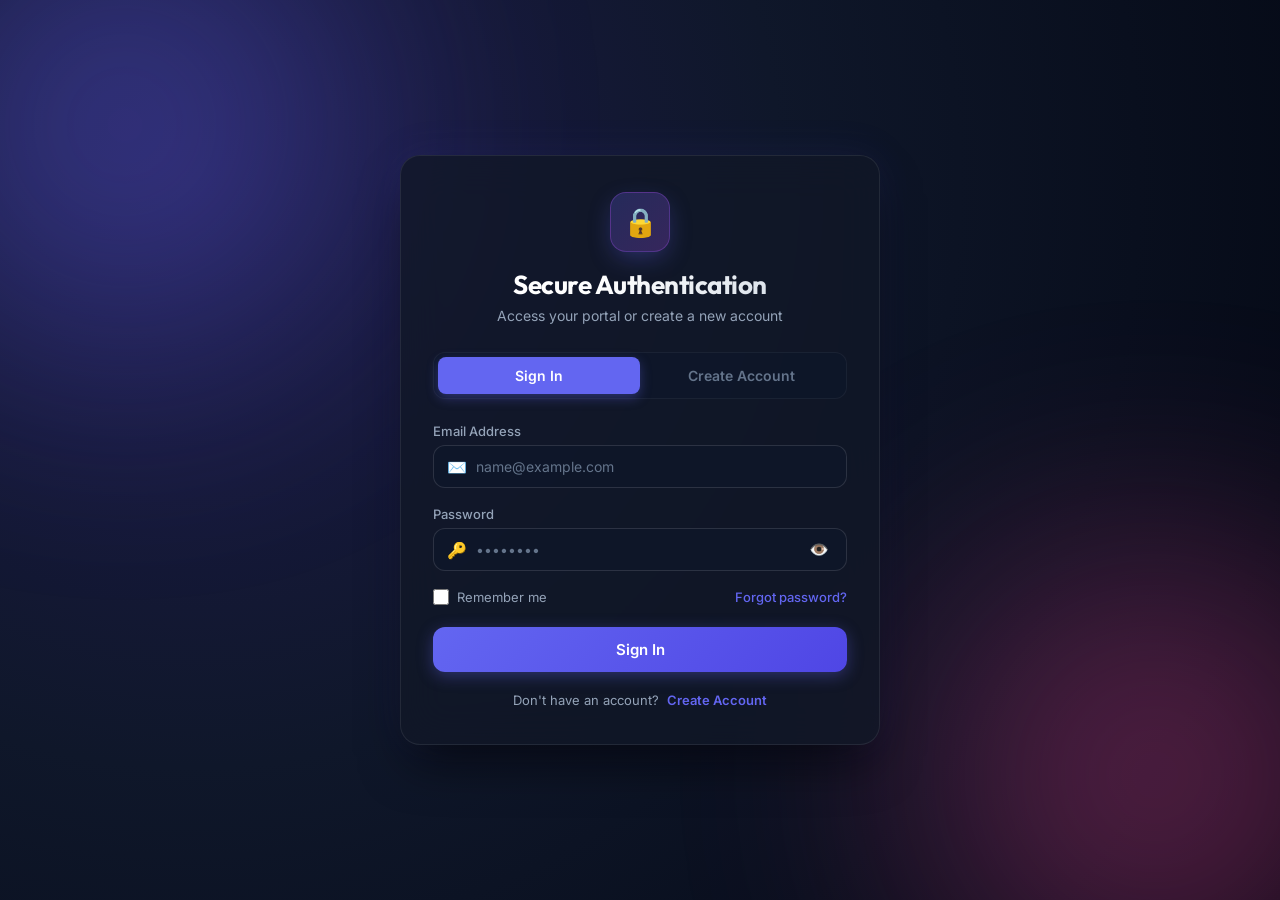
<file: index.html>
<!DOCTYPE html>
<html lang="en">
<head>
  <meta charset="UTF-8">
  <meta name="viewport" content="width=device-width, initial-scale=1.0">
  <title>Secure Login & Registration System</title>
  <link rel="stylesheet" href="static/css/style.css">
  <link rel="icon" href="data:image/svg+xml,<svg xmlns='http://www.w3.org/2000/svg' viewBox='0 0 24 24' fill='%234f46e5'><path d='M18 8h-1V6c0-2.76-2.24-5-5-5S7 3.24 7 6v2H6c-1.1 0-2 .9-2 2v10c0 1.1.9 2 2 2h12c1.1 0 2-.9 2-2V10c0-1.1-.9-2-2-2zm-6 9c-1.1 0-2-.9-2-2s.9-2 2-2 2 .9 2 2-.9 2-2 2zm3.1-9H8.9V6c0-1.71 1.39-3.1 3.1-3.1 1.71 0 3.1 1.39 3.1 3.1v2z'/></svg>">
</head>
<body>

  <div class="container">
    <!-- Authentication Card -->
    <div id="authContainer" class="auth-card">
      
      <!-- Brand Header -->
      <div class="auth-header">
        <div class="brand-icon">🔒</div>
        <h1>Secure Authentication</h1>
        <p>Access your portal or create a new account</p>
      </div>

      <!-- Tab Switcher -->
      <div class="tab-switch">
        <button type="button" id="tabLogin" class="tab-btn active">Sign In</button>
        <button type="button" id="tabRegister" class="tab-btn">Create Account</button>
      </div>

      <!-- Global Notification Alert -->
      <div id="alertBox" class="alert-box"></div>

      <!-- 1. SIGN IN FORM -->
      <div id="loginPanel" class="form-panel active">
        <form id="loginForm" novalidate>
          
          <div class="form-group">
            <label for="loginEmail">Email Address</label>
            <div class="input-wrapper">
              <span class="input-icon">✉️</span>
              <input type="email" id="loginEmail" placeholder="name@example.com" autocomplete="email" required>
            </div>
          </div>

          <div class="form-group">
            <label for="loginPassword">Password</label>
            <div class="input-wrapper">
              <span class="input-icon">🔑</span>
              <input type="password" id="loginPassword" placeholder="••••••••" autocomplete="current-password" required>
              <button type="button" id="toggleLoginPwd" class="toggle-pwd-btn" aria-label="Toggle password visibility">👁️</button>
            </div>
          </div>

          <div class="options-row">
            <label class="checkbox-label">
              <input type="checkbox" id="rememberMe">
              <span>Remember me</span>
            </label>
            <a href="#" id="forgotPwdLink" class="forgot-link">Forgot password?</a>
          </div>

          <button type="submit" id="loginBtn" class="submit-btn">
            Sign In
          </button>

          <p class="switch-prompt">
            Don't have an account? 
            <a href="#" id="goToRegister" class="switch-link">Create Account</a>
          </p>

        </form>
      </div>

      <!-- 2. CREATE ACCOUNT FORM -->
      <div id="registerPanel" class="form-panel">
        <form id="registerForm" novalidate>
          
          <!-- Full Name -->
          <div class="form-group">
            <label for="regName">Full Name</label>
            <div class="input-wrapper">
              <span class="input-icon">👤</span>
              <input type="text" id="regName" placeholder="John Doe" autocomplete="name" required>
            </div>
          </div>

          <!-- Email -->
          <div class="form-group">
            <label for="regEmail">Email Address</label>
            <div class="input-wrapper">
              <span class="input-icon">✉️</span>
              <input type="email" id="regEmail" placeholder="name@example.com" autocomplete="email" required>
            </div>
          </div>

          <!-- Date of Birth -->
          <div class="form-group">
            <label for="regDob">Date of Birth (Enter manually or pick)</label>
            <div class="input-wrapper">
              <span class="input-icon">📅</span>
              <input type="text" id="regDob" placeholder="YYYY-MM-DD or DD/MM/YYYY" maxlength="10" autocomplete="bday" required>
              <input type="date" id="regDobPicker" tabindex="-1" style="position: absolute; opacity: 0; pointer-events: none; width: 0; height: 0;">
              <button type="button" id="openDobPickerBtn" class="toggle-pwd-btn" title="Open Calendar Picker" aria-label="Open Calendar Picker">📆</button>
            </div>
            <span id="dobAgeHint" class="field-msg">Enter manually (e.g. 2000-05-15 or 15/05/2000)</span>
          </div>

          <!-- Password -->
          <div class="form-group">
            <label for="regPassword">Password</label>
            <div class="input-wrapper">
              <span class="input-icon">🔑</span>
              <input type="password" id="regPassword" placeholder="Minimum 8 characters" autocomplete="new-password" required>
              <button type="button" id="toggleRegPwd" class="toggle-pwd-btn" aria-label="Toggle password visibility">👁️</button>
            </div>
            
            <!-- Live Password Strength Meter -->
            <div class="pwd-strength-container">
              <div class="pwd-strength-meter">
                <div id="pwdStrengthBar" class="pwd-strength-bar"></div>
              </div>
              <div class="pwd-rules">
                <span id="ruleLen" class="pwd-rule">8+ characters</span>
                <span id="ruleUpper" class="pwd-rule">Uppercase letter</span>
                <span id="ruleNum" class="pwd-rule">Number</span>
                <span id="ruleSpecial" class="pwd-rule">Special symbol</span>
              </div>
            </div>
          </div>

          <!-- Confirm Password -->
          <div class="form-group">
            <label for="regConfirmPwd">Confirm Password</label>
            <div class="input-wrapper">
              <span class="input-icon">🔒</span>
              <input type="password" id="regConfirmPwd" placeholder="Re-enter your password" autocomplete="new-password" required>
              <button type="button" id="toggleRegConfirmPwd" class="toggle-pwd-btn" aria-label="Toggle password visibility">👁️</button>
            </div>
            <span id="pwdMatchMsg" class="field-msg"></span>
          </div>

          <button type="submit" id="registerBtn" class="submit-btn">
            Create Account
          </button>

          <p class="switch-prompt">
            Already have an account? 
            <a href="#" id="goToLogin" class="switch-link">Sign In</a>
          </p>

        </form>
      </div>

    </div>

    <!-- 3. LOGGED-IN USER DASHBOARD CARD -->
    <div id="dashboardCard" class="auth-card dashboard-card">
      <div id="dashAvatar" class="avatar-badge">US</div>
      <h2 id="dashName" class="dash-title">Welcome User</h2>
      <p class="dash-subtitle">You are securely signed in</p>

      <div class="profile-grid">
        <div class="profile-item">
          <span class="profile-label">Email Address</span>
          <span id="dashEmail" class="profile-val">user@example.com</span>
        </div>
        <div class="profile-item">
          <span class="profile-label">Date of Birth</span>
          <span id="dashDob" class="profile-val">January 1, 2000</span>
        </div>
        <div class="profile-item">
          <span class="profile-label">Calculated Age</span>
          <span id="dashAge" class="profile-val">24 years old</span>
        </div>
        <div class="profile-item">
          <span class="profile-label">Account Security</span>
          <span class="security-badge">🛡️ Encrypted & Hashed</span>
        </div>
        <div class="profile-item">
          <span class="profile-label">Member Since</span>
          <span id="dashJoined" class="profile-val">Today</span>
        </div>
      </div>

      <button type="button" id="logoutBtn" class="logout-btn">
        <span>🚪</span> Sign Out
      </button>
    </div>

  </div>

  <!-- Forgot Password Info Modal -->
  <div id="forgotModal" class="modal-overlay">
    <div class="modal-card">
      <h3>Reset Password</h3>
      <p>If this was a live production email system, a one-time password reset link would be dispatched to your email address.</p>
      <p style="font-size: 12px; color: #64748b;">For this system, you can register a new test account or log in with your existing credentials.</p>
      <div class="modal-actions">
        <button type="button" id="closeForgotModal" class="btn-secondary">Got it</button>
      </div>
    </div>
  </div>

  <script src="static/js/app.js"></script>
</body>
</html>
</file>
<file: static/css/style.css>
/* ==========================================================================
   Secure Login & Account Registration System - Modern Design System
   ========================================================================== */

@import url('https://fonts.googleapis.com/css2?family=Inter:wght@300;400;500;600;700;800&family=Outfit:wght@500;600;700;800&display=swap');

:root {
  --primary: #6366f1;
  --primary-hover: #4f46e5;
  --primary-light: rgba(99, 102, 241, 0.12);
  --primary-glow: rgba(99, 102, 241, 0.35);
  
  --bg-gradient: radial-gradient(circle at 15% 20%, #1e1b4b 0%, #0f172a 45%, #030712 100%);
  --card-bg: rgba(17, 24, 39, 0.78);
  --card-border: rgba(255, 255, 255, 0.08);
  --card-shadow: 0 25px 50px -12px rgba(0, 0, 0, 0.7), 0 0 40px rgba(99, 102, 241, 0.1);
  
  --text-primary: #f8fafc;
  --text-secondary: #94a3b8;
  --text-muted: #64748b;
  
  --input-bg: rgba(15, 23, 42, 0.65);
  --input-border: rgba(255, 255, 255, 0.12);
  --input-focus: #818cf8;
  
  --success: #10b981;
  --success-bg: rgba(16, 185, 129, 0.12);
  --error: #ef4444;
  --error-bg: rgba(239, 68, 68, 0.12);
  --warning: #f59e0b;
  
  --radius-sm: 8px;
  --radius-md: 12px;
  --radius-lg: 20px;
  --transition: all 0.25s cubic-bezier(0.4, 0, 0.2, 1);
}

* {
  margin: 0;
  padding: 0;
  box-sizing: border-box;
}

body {
  font-family: 'Inter', -apple-system, BlinkMacSystemFont, sans-serif;
  background: var(--bg-gradient);
  color: var(--text-primary);
  min-height: 100vh;
  display: flex;
  align-items: center;
  justify-content: center;
  padding: 24px 16px;
  position: relative;
  overflow-x: hidden;
}

/* Ambient glow accents */
body::before, body::after {
  content: '';
  position: fixed;
  width: 450px;
  height: 450px;
  border-radius: 50%;
  filter: blur(130px);
  z-index: 0;
  pointer-events: none;
  opacity: 0.35;
}
body::before {
  background: #6366f1;
  top: -100px;
  left: -100px;
}
body::after {
  background: #ec4899;
  bottom: -100px;
  right: -100px;
}

.container {
  width: 100%;
  max-width: 480px;
  position: relative;
  z-index: 1;
}

/* --------------------------------------------------------------------------
   Auth Card (Glassmorphism)
   -------------------------------------------------------------------------- */
.auth-card {
  background: var(--card-bg);
  backdrop-filter: blur(20px);
  -webkit-backdrop-filter: blur(20px);
  border: 1px solid var(--card-border);
  border-radius: var(--radius-lg);
  padding: 36px 32px;
  box-shadow: var(--card-shadow);
  transition: var(--transition);
  animation: cardFadeIn 0.5s cubic-bezier(0.16, 1, 0.3, 1);
}

@keyframes cardFadeIn {
  from {
    opacity: 0;
    transform: translateY(16px) scale(0.98);
  }
  to {
    opacity: 1;
    transform: translateY(0) scale(1);
  }
}

.auth-header {
  text-align: center;
  margin-bottom: 28px;
}

.brand-icon {
  width: 60px;
  height: 60px;
  margin: 0 auto 16px;
  background: linear-gradient(135deg, rgba(99, 102, 241, 0.25), rgba(168, 85, 247, 0.25));
  border: 1px solid rgba(168, 85, 247, 0.3);
  border-radius: 16px;
  display: flex;
  align-items: center;
  justify-content: center;
  font-size: 28px;
  box-shadow: 0 8px 24px -4px var(--primary-glow);
}

.auth-header h1 {
  font-family: 'Outfit', sans-serif;
  font-size: 26px;
  font-weight: 700;
  letter-spacing: -0.02em;
  background: linear-gradient(135deg, #ffffff 40%, #cbd5e1 100%);
  -webkit-background-clip: text;
  -webkit-text-fill-color: transparent;
  margin-bottom: 6px;
}

.auth-header p {
  color: var(--text-secondary);
  font-size: 14px;
}

/* --------------------------------------------------------------------------
   Tab Switcher
   -------------------------------------------------------------------------- */
.tab-switch {
  display: flex;
  background: rgba(15, 23, 42, 0.7);
  padding: 4px;
  border-radius: var(--radius-md);
  border: 1px solid rgba(255, 255, 255, 0.05);
  margin-bottom: 24px;
  position: relative;
}

.tab-btn {
  flex: 1;
  padding: 10px 16px;
  font-family: inherit;
  font-size: 14px;
  font-weight: 600;
  color: var(--text-muted);
  background: transparent;
  border: none;
  border-radius: 8px;
  cursor: pointer;
  transition: var(--transition);
}

.tab-btn:hover {
  color: var(--text-primary);
}

.tab-btn.active {
  background: var(--primary);
  color: #ffffff;
  box-shadow: 0 4px 12px var(--primary-glow);
}

/* --------------------------------------------------------------------------
   Alerts & Notifications
   -------------------------------------------------------------------------- */
.alert-box {
  display: none;
  padding: 12px 16px;
  border-radius: var(--radius-sm);
  font-size: 13px;
  font-weight: 500;
  margin-bottom: 20px;
  animation: fadeIn 0.3s ease;
}

.alert-box.alert-error {
  display: flex;
  align-items: center;
  background: var(--error-bg);
  border: 1px solid rgba(239, 68, 68, 0.3);
  color: #fca5a5;
}

.alert-box.alert-success {
  display: flex;
  align-items: center;
  background: var(--success-bg);
  border: 1px solid rgba(16, 185, 129, 0.3);
  color: #6ee7b7;
}

@keyframes fadeIn {
  from { opacity: 0; transform: translateY(-4px); }
  to { opacity: 1; transform: translateY(0); }
}

/* --------------------------------------------------------------------------
   Forms & Panels
   -------------------------------------------------------------------------- */
.form-panel {
  display: none;
}

.form-panel.active {
  display: block;
  animation: panelSlide 0.35s cubic-bezier(0.16, 1, 0.3, 1);
}

@keyframes panelSlide {
  from {
    opacity: 0;
    transform: translateX(10px);
  }
  to {
    opacity: 1;
    transform: translateX(0);
  }
}

.form-group {
  margin-bottom: 18px;
}

.form-group label {
  display: block;
  font-size: 13px;
  font-weight: 500;
  color: var(--text-secondary);
  margin-bottom: 6px;
}

.input-wrapper {
  position: relative;
  display: flex;
  align-items: center;
}

.input-icon {
  position: absolute;
  left: 14px;
  font-size: 16px;
  pointer-events: none;
  color: var(--text-muted);
}

.input-wrapper input {
  width: 100%;
  padding: 12px 14px 12px 42px;
  background: var(--input-bg);
  border: 1px solid var(--input-border);
  border-radius: var(--radius-md);
  color: var(--text-primary);
  font-family: inherit;
  font-size: 14px;
  transition: var(--transition);
  outline: none;
}

.input-wrapper input:focus {
  border-color: var(--input-focus);
  background: rgba(15, 23, 42, 0.9);
  box-shadow: 0 0 0 3px rgba(99, 102, 241, 0.2);
}

.input-wrapper input::placeholder {
  color: var(--text-muted);
}

.toggle-pwd-btn {
  position: absolute;
  right: 10px;
  background: transparent;
  border: none;
  font-size: 16px;
  cursor: pointer;
  padding: 6px 8px;
  color: var(--text-muted);
  border-radius: 6px;
  transition: var(--transition);
}

.toggle-pwd-btn:hover {
  color: var(--text-primary);
  background: rgba(255, 255, 255, 0.06);
}

.field-msg {
  display: block;
  font-size: 12px;
  color: var(--text-muted);
  margin-top: 5px;
}

.field-msg.msg-error {
  color: var(--error);
}

.field-msg.msg-success {
  color: var(--success);
}

/* --------------------------------------------------------------------------
   Password Strength Meter
   -------------------------------------------------------------------------- */
.pwd-strength-container {
  margin-top: 8px;
}

.pwd-strength-meter {
  height: 5px;
  width: 100%;
  background: rgba(255, 255, 255, 0.08);
  border-radius: 10px;
  overflow: hidden;
  margin-bottom: 8px;
}

.pwd-strength-bar {
  height: 100%;
  width: 0%;
  border-radius: 10px;
  transition: width 0.3s ease, background 0.3s ease;
}

.pwd-strength-bar.weak {
  width: 25%;
  background: #ef4444;
}

.pwd-strength-bar.fair {
  width: 50%;
  background: #f59e0b;
}

.pwd-strength-bar.good {
  width: 75%;
  background: #3b82f6;
}

.pwd-strength-bar.strong {
  width: 100%;
  background: #10b981;
}

.pwd-rules {
  display: flex;
  flex-wrap: wrap;
  gap: 6px;
}

.pwd-rule {
  font-size: 11px;
  padding: 3px 8px;
  border-radius: 12px;
  background: rgba(255, 255, 255, 0.05);
  color: var(--text-muted);
  border: 1px solid rgba(255, 255, 255, 0.04);
  transition: var(--transition);
}

.pwd-rule.valid {
  background: rgba(16, 185, 129, 0.15);
  color: #34d399;
  border-color: rgba(16, 185, 129, 0.3);
}

/* --------------------------------------------------------------------------
   Options & Checkbox
   -------------------------------------------------------------------------- */
.options-row {
  display: flex;
  align-items: center;
  justify-content: space-between;
  margin-bottom: 22px;
  font-size: 13px;
}

.checkbox-label {
  display: flex;
  align-items: center;
  gap: 8px;
  cursor: pointer;
  color: var(--text-secondary);
}

.checkbox-label input[type="checkbox"] {
  accent-color: var(--primary);
  width: 16px;
  height: 16px;
  cursor: pointer;
}

.forgot-link {
  color: var(--primary);
  text-decoration: none;
  font-weight: 500;
  transition: var(--transition);
}

.forgot-link:hover {
  text-decoration: underline;
  color: #a5b4fc;
}

/* --------------------------------------------------------------------------
   Buttons
   -------------------------------------------------------------------------- */
.submit-btn {
  width: 100%;
  padding: 13px;
  background: linear-gradient(135deg, var(--primary), var(--primary-hover));
  color: #ffffff;
  border: none;
  border-radius: var(--radius-md);
  font-family: inherit;
  font-size: 15px;
  font-weight: 600;
  cursor: pointer;
  box-shadow: 0 4px 16px var(--primary-glow);
  transition: var(--transition);
  display: flex;
  align-items: center;
  justify-content: center;
  gap: 8px;
}

.submit-btn:hover {
  transform: translateY(-1px);
  box-shadow: 0 8px 24px rgba(99, 102, 241, 0.45);
}

.submit-btn:active {
  transform: translateY(0);
}

.switch-prompt {
  text-align: center;
  margin-top: 20px;
  font-size: 13px;
  color: var(--text-secondary);
}

.switch-link {
  color: var(--primary);
  font-weight: 600;
  text-decoration: none;
  margin-left: 4px;
  transition: var(--transition);
}

.switch-link:hover {
  text-decoration: underline;
  color: #a5b4fc;
}

/* --------------------------------------------------------------------------
   Logged In Dashboard Card (Standalone Mode)
   -------------------------------------------------------------------------- */
.dashboard-card {
  display: none;
  text-align: center;
}

.avatar-badge {
  width: 72px;
  height: 72px;
  margin: 0 auto 16px;
  border-radius: 50%;
  background: linear-gradient(135deg, #6366f1, #a855f7);
  display: flex;
  align-items: center;
  justify-content: center;
  font-size: 24px;
  font-weight: 700;
  color: #ffffff;
  box-shadow: 0 8px 24px var(--primary-glow);
}

.dash-title {
  font-family: 'Outfit', sans-serif;
  font-size: 22px;
  font-weight: 700;
  margin-bottom: 4px;
}

.dash-subtitle {
  font-size: 14px;
  color: var(--text-secondary);
  margin-bottom: 24px;
}

.profile-grid {
  display: flex;
  flex-direction: column;
  gap: 10px;
  margin-bottom: 24px;
  text-align: left;
}

.profile-item {
  display: flex;
  justify-content: space-between;
  align-items: center;
  padding: 10px 14px;
  background: rgba(255, 255, 255, 0.03);
  border: 1px solid rgba(255, 255, 255, 0.05);
  border-radius: var(--radius-sm);
  font-size: 13px;
}

.profile-label {
  color: var(--text-muted);
}

.profile-val {
  font-weight: 600;
  color: var(--text-primary);
}

.security-badge {
  color: #34d399;
  font-weight: 600;
  font-size: 12px;
  background: rgba(16, 185, 129, 0.12);
  padding: 3px 8px;
  border-radius: 6px;
}

.logout-btn {
  width: 100%;
  padding: 12px;
  background: rgba(239, 68, 68, 0.12);
  border: 1px solid rgba(239, 68, 68, 0.3);
  color: #fca5a5;
  border-radius: var(--radius-md);
  font-family: inherit;
  font-size: 14px;
  font-weight: 600;
  cursor: pointer;
  transition: var(--transition);
  display: flex;
  align-items: center;
  justify-content: center;
  gap: 8px;
}

.logout-btn:hover {
  background: rgba(239, 68, 68, 0.22);
  color: #ffffff;
}

/* --------------------------------------------------------------------------
   Modal
   -------------------------------------------------------------------------- */
.modal-overlay {
  display: none;
  position: fixed;
  inset: 0;
  background: rgba(0, 0, 0, 0.7);
  backdrop-filter: blur(8px);
  z-index: 100;
  align-items: center;
  justify-content: center;
  padding: 16px;
}

.modal-overlay.active {
  display: flex;
}

.modal-card {
  background: #111827;
  border: 1px solid var(--card-border);
  border-radius: var(--radius-md);
  padding: 24px;
  max-width: 420px;
  width: 100%;
  box-shadow: var(--card-shadow);
  animation: cardFadeIn 0.3s ease;
}

.modal-card h3 {
  font-size: 18px;
  margin-bottom: 12px;
}

.modal-card p {
  font-size: 13px;
  color: var(--text-secondary);
  line-height: 1.5;
  margin-bottom: 12px;
}

.modal-actions {
  display: flex;
  justify-content: flex-end;
  margin-top: 18px;
}

.btn-secondary {
  padding: 8px 16px;
  background: rgba(255, 255, 255, 0.08);
  border: 1px solid rgba(255, 255, 255, 0.12);
  color: var(--text-primary);
  border-radius: var(--radius-sm);
  font-family: inherit;
  font-size: 13px;
  font-weight: 600;
  cursor: pointer;
  transition: var(--transition);
}

.btn-secondary:hover {
  background: rgba(255, 255, 255, 0.14);
}
</file>
